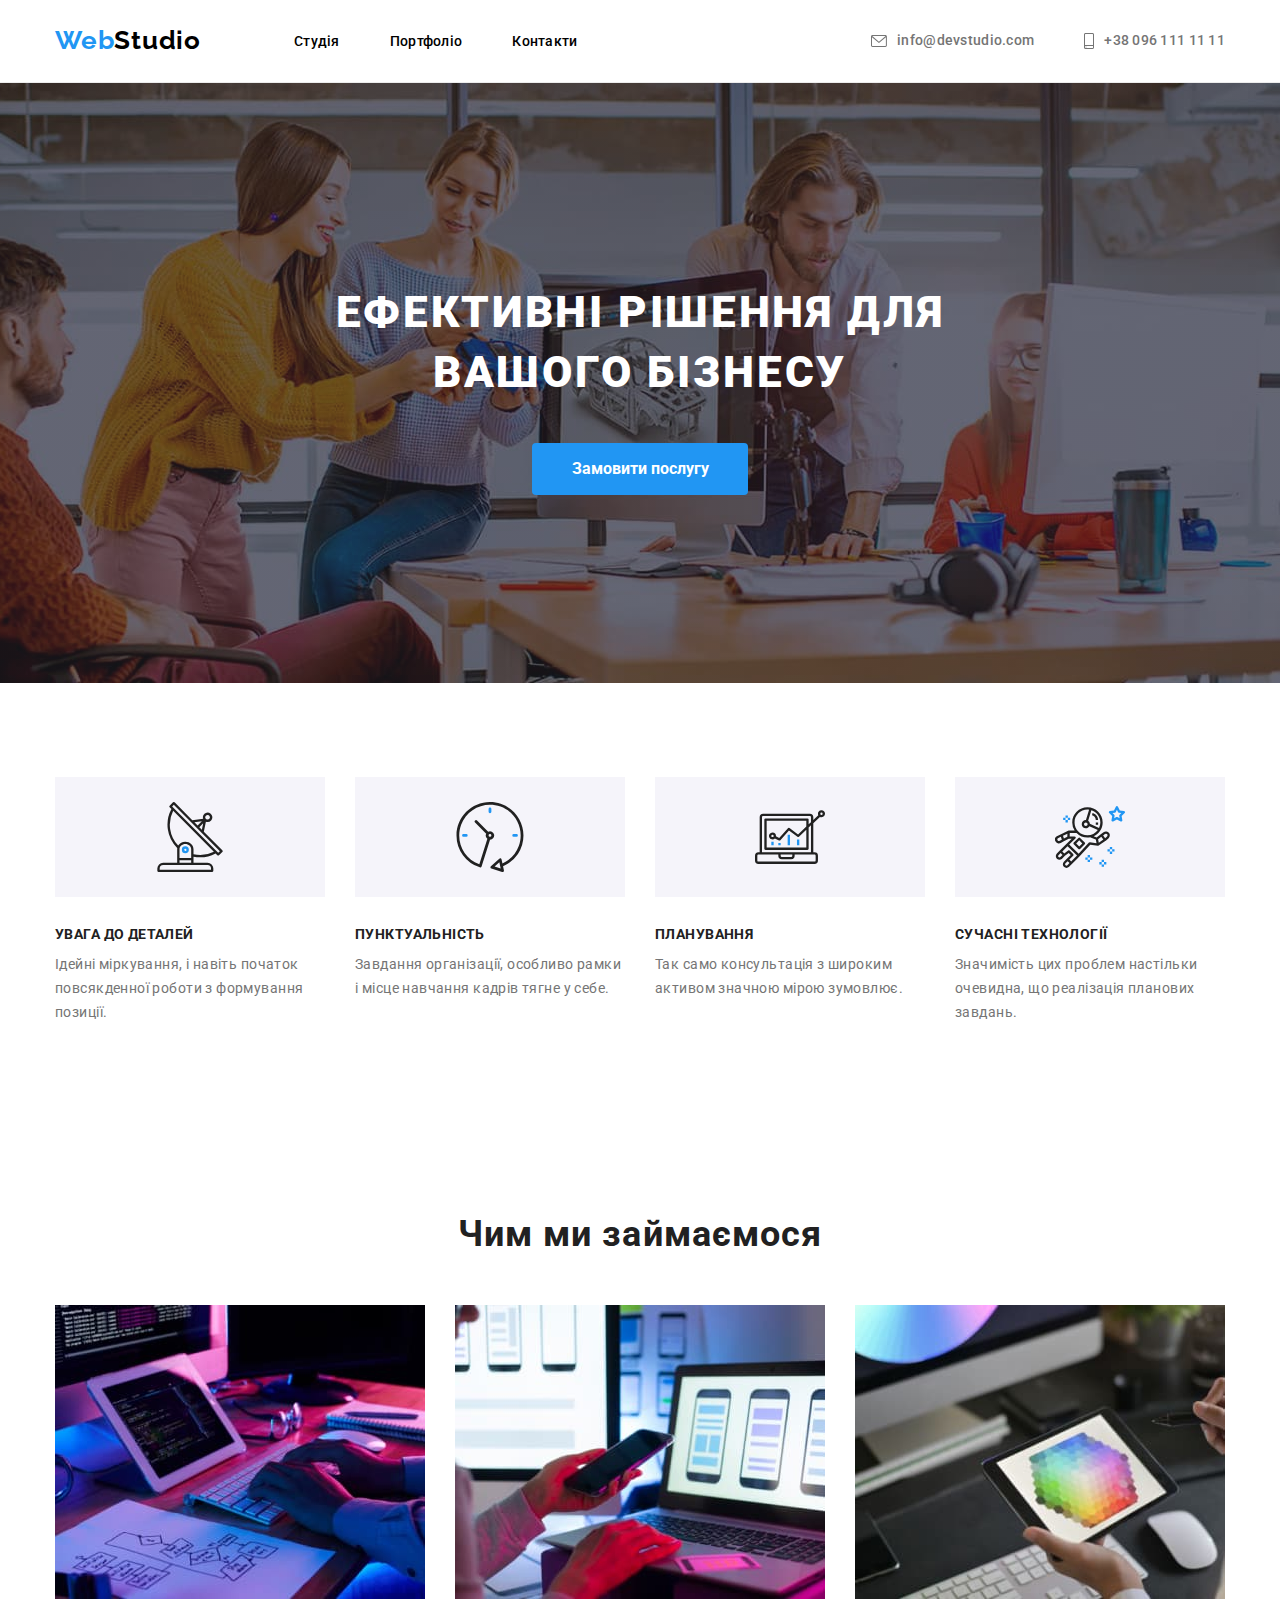
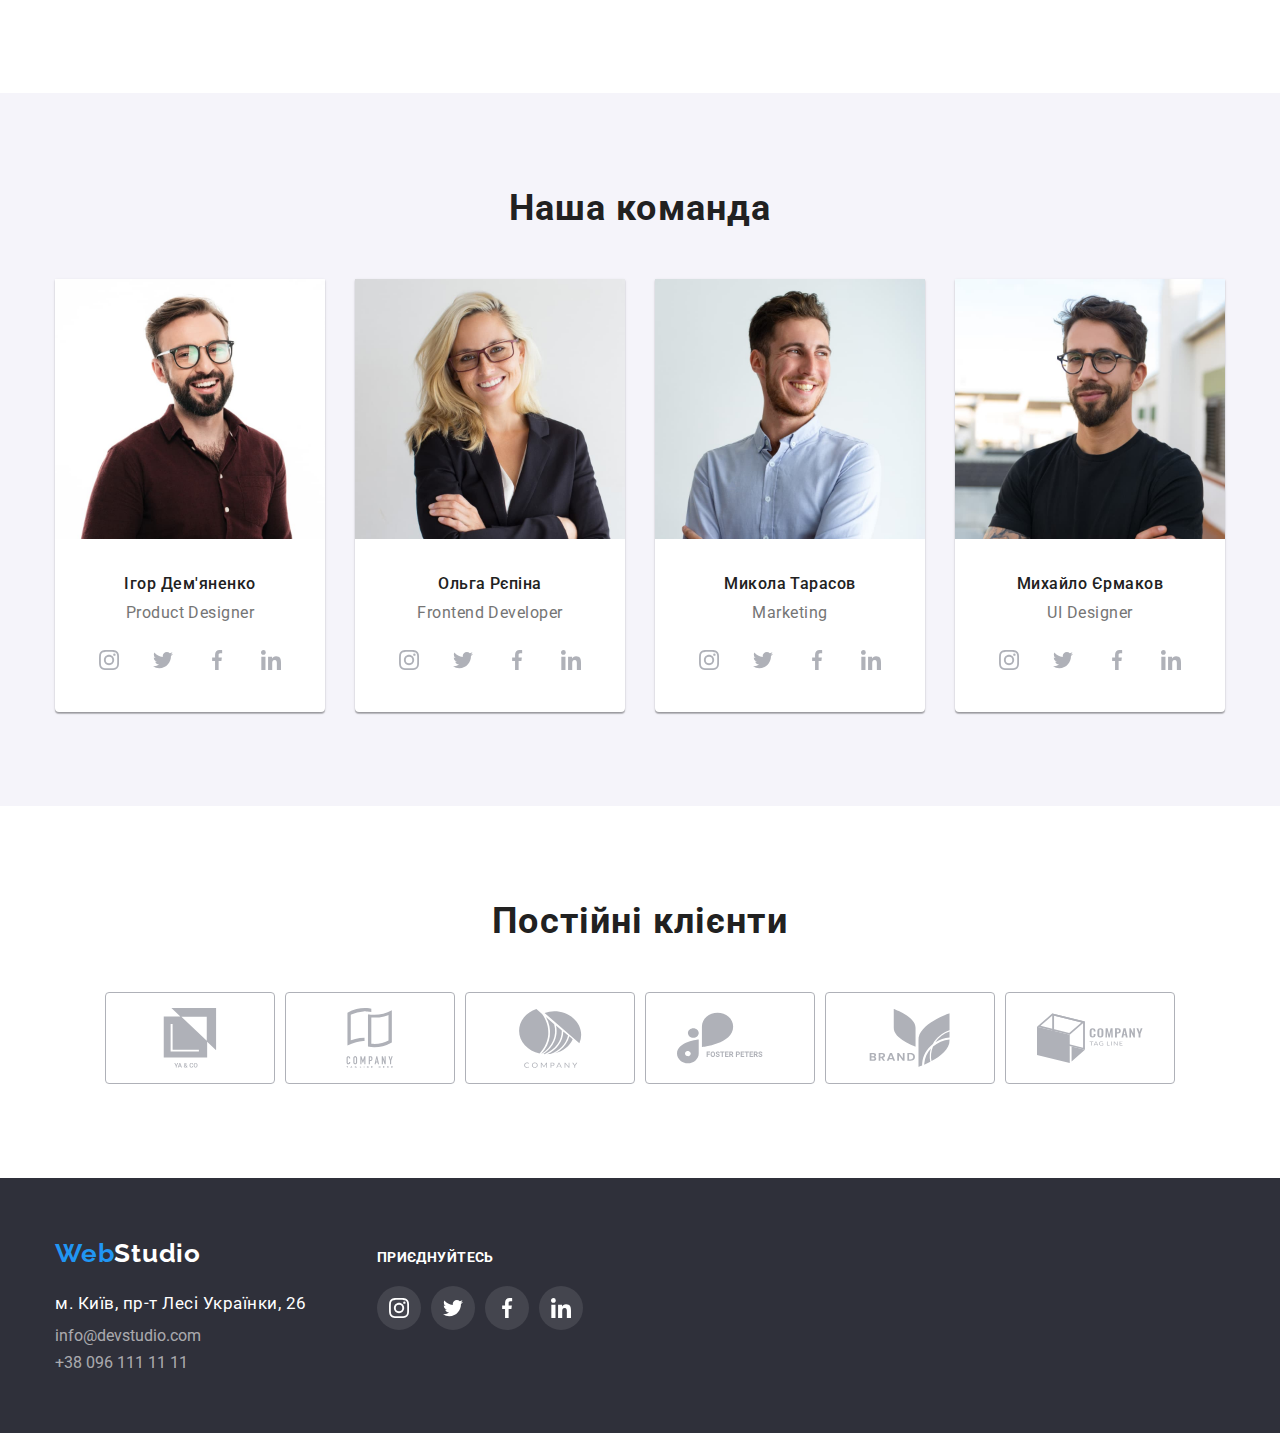
<file: index.html>
<!DOCTYPE html>
<html lang="uk">

<head>
  <meta charset="UTF-8">
  <meta http-equiv="X-UA-Compatible" content="IE=edge">
  <meta name="viewport" content="width=device-width, initial-scale=1.0">
  <title>Студія</title>
  <link href="https://fonts.googleapis.com/css2?family=Raleway:wght@700&family=Roboto:wght@400;500;700;900&display=swap"
    rel="stylesheet">
  <link rel="stylesheet" href="https://cdnjs.cloudflare.com/ajax/libs/modern-normalize/1.1.0/modern-normalize.min.css">
  <link rel="stylesheet" href="./css/styles.css">
</head>

<!-- Розмітка сторінки Студія -->

<body>
  <!-- Верхня лінія -->
  <header class="page-header">
    <div class="container main-nav">
      <nav class="main-nav">
        <a href="" class="logo link"><span class="logo-text">Web</span>Studio</a>

        <ul class="site-nav list">
          <li class="item"><a href="./index.html" class="link">Студія</a></li>
          <li class="item"><a href="./portfolio.html" class="link">Портфоліо</a></li>
          <li class="item"><a href="" class="link">Контакти</a></li>
        </ul>
      </nav>
      <ul class="contacts-nav list">
        <li class="item">
          <a href="mailto:info@devstudio.com" class="link">
            <svg class="icon" width="16" height="12">
              <use href="./images/icons.svg#envelope">
              </use>
            </svg>
            info@devstudio.com
          </a>
        </li>
        <li class="item">
          <a href="tel:+380961111111" class="link">
            <svg class="icon" width="10" height="16">
              <use href="./images/icons.svg#smartphone">
              </use>
            </svg>
            +38 096 111 11 11
          </a>
        </li>
      </ul>
    </div>

  </header>

  <main>
    <!-- Шапка -->
    <section class="hero">
      <h1 class="hero-text">Ефективні рішення для вашого бізнесу</h1>
      <button type="button" class="button">Замовити послугу</button>
    </section>
    <!-- Особливості -->
    <section class="section description">
      <div class="container">
        <h2 class="section-title visually-hidden">Особливості</h2>
        <ul class="features list">
          <li class="item">
            <div class="features-sprite">
              <svg width="70" height="70">
                <use href="./images/icons.svg#antenna-1"></use>
              </svg>
            </div>
            <h3 class="section-title">УВАГА ДО ДЕТАЛЕЙ</h3>
            <p class="features-text">Ідейні міркування, і навіть початок повсякденної роботи з формування позиції.</p>
          </li>
          <li class="item">
            <div class="features-sprite">
              <svg width="70" height="70">
                <use href="./images/icons.svg#clock-1"></use>
              </svg>
            </div>
            <h3 class="section-title">ПУНКТУАЛЬНІСТЬ</h3>
            <p class="features-text">Завдання організації, особливо рамки і місце навчання кадрів тягне у себе.</p>
          </li>
          <li class="item">
            <div class="features-sprite">
              <svg width="70" height="70">
                <use href="./images/icons.svg#diagram-1"></use>
              </svg>
            </div>
            <h3 class="section-title">ПЛАНУВАННЯ</h3>
            <p class="features-text">Так само консультація з широким активом значною мірою зумовлює.</p>
          </li>
          <li class="item">
            <div class="features-sprite">
              <svg width="70" height="70">
                <use href="./images/icons.svg#astronaut-1"></use>
              </svg>
            </div>
            <h3 class="section-title">СУЧАСНІ ТЕХНОЛОГІЇ</h3>
            <p class="features-text">Значимість цих проблем настільки очевидна, що реалізація планових завдань.</p>
          </li>
        </ul>
      </div>
    </section>
    <!-- Чим ми займаємося -->
    <section class="section examples">
      <div class="container">
        <h2 class="section-title">Чим ми займаємося</h2>
        <ul class="job list">
          <li class="item"><img src="./images/box1.jpg" alt="Десктопні додатки" width="370" height="294"> </li>
          <li class="item"><img src="./images/box2.jpg" alt="Мобільні додатки" width="370" height="294"> </li>
          <li class="item"><img src="./images/box3.jpg" alt="Дизайнерські рішення" width="370" height="294"> </li>
        </ul>
      </div>
    </section>
    <!-- Наша команда -->
    <section class="section team">
      <div class="container">
        <h2 class="section-title">Наша команда</h2>
        <ul class="members list">
          <li class="item">
            <img src="./images/team_card_1.jpg" alt="Ігор Дем'яненко" width="270" height="260">
            <h3 class="section-title">Ігор Дем'яненко</h3>
            <p class="text">Product Designer</p>
            <ul class="social list">
              <li class="social-item">
                <a href="" class="link">
                  <svg class="social-sprite" width="20" height="20">
                    <use href="./images/icons.svg#instagram-2">
                    </use>
                  </svg>
                </a>
              </li>
              <li class="social-item">
                <a href="" class="link">
                  <svg class="social-sprite" width="20" height="20">
                    <use href="./images/icons.svg#twitter-1">
                    </use>
                  </svg>
                </a>
              </li>
              <li class="social-item">
                <a href="" class="link">
                  <svg class="social-sprite" width="20" height="20">
                    <use href="./images/icons.svg#facebook-1">
                    </use>
                  </svg>
                </a>
              </li>
              <li class="social-item">
                <a href="" class="link">
                  <svg class="social-sprite" width="20" height="20">
                    <use href="./images/icons.svg#linkedin-1">
                    </use>
                  </svg>
                </a>
              </li>
            </ul>
          </li>
          <li class="item">
            <img src="./images/team_card_2.jpg" alt="Ольга Рєпіна" width="270" height="260">
            <h3 class="section-title">Ольга Рєпіна</h3>
            <p class="text">Frontend Developer</p>
            <ul class="social list">
              <li class="social-item">
                <a href="" class="link">
                  <svg class="social-sprite" width="20" height="20">
                    <use href="./images/icons.svg#instagram-2">
                    </use>
                  </svg>
                </a>
              </li>
              <li class="social-item">
                <a href="" class="link">
                  <svg class="social-sprite" width="20" height="20">
                    <use href="./images/icons.svg#twitter-1">
                    </use>
                  </svg>
                </a>
              </li>
              <li class="social-item">
                <a href="" class="link">
                  <svg class="social-sprite" width="20" height="20">
                    <use href="./images/icons.svg#facebook-1">
                    </use>
                  </svg>
                </a>
              </li>
              <li class="social-item">
                <a href="" class="link">
                  <svg class="social-sprite" width="20" height="20">
                    <use href="./images/icons.svg#linkedin-1">
                    </use>
                  </svg>
                </a>
              </li>
            </ul>
          </li>
          <li class="item">
            <img src="./images/team_card_3.jpg" alt="Микола Тарасов" width="270" height="260">
            <h3 class="section-title">Микола Тарасов</h3>
            <p class="text">Marketing</p>
            <ul class="social list">
              <li class="social-item">
                <a href="" class="link">
                  <svg class="social-sprite" width="20" height="20">
                    <use href="./images/icons.svg#instagram-2">
                    </use>
                  </svg>
                </a>
              </li>
              <li class="social-item">
                <a href="" class="link">
                  <svg class="social-sprite" width="20" height="20">
                    <use href="./images/icons.svg#twitter-1">
                    </use>
                  </svg>
                </a>
              </li>
              <li class="social-item">
                <a href="" class="link">
                  <svg class="social-sprite" width="20" height="20">
                    <use href="./images/icons.svg#facebook-1">
                    </use>
                  </svg>
                </a>
              </li>
              <li class="social-item">
                <a href="" class="link">
                  <svg class="social-sprite" width="20" height="20">
                    <use href="./images/icons.svg#linkedin-1">
                    </use>
                  </svg>
                </a>
              </li>
            </ul>
          </li>
          <li class="item">
            <img src="./images/team_card_4.jpg" alt="Михайло Єрмаков" width="270" height="260">
            <h3 class="section-title">Михайло Єрмаков</h3>
            <p class="text">UI Designer</p>
            <ul class="social list">
              <li class="social-item">
                <a href="" class="link">
                  <svg class="social-sprite" width="20" height="20">
                    <use href="./images/icons.svg#instagram-2">
                    </use>
                  </svg>
                </a>
              </li>
              <li class="social-item">
                <a href="" class="link">
                  <svg class="social-sprite" width="20" height="20">
                    <use href="./images/icons.svg#twitter-1">
                    </use>
                  </svg>
                </a>
              </li>
              <li class="social-item">
                <a href="" class="link">
                  <svg class="social-sprite" width="20" height="20">
                    <use href="./images/icons.svg#facebook-1">
                    </use>
                  </svg>
                </a>
              </li>
              <li class="social-item">
                <a href="" class="link">
                  <svg class="social-sprite" width="20" height="20">
                    <use href="./images/icons.svg#linkedin-1">
                    </use>
                  </svg>
                </a>
              </li>
            </ul>
          </li>
        </ul>
      </div>
    </section>
    <!-- Постійні клієнти -->
    <section class="section clients">
      <div class="container">
        <h2 class="section-title">Постійні клієнти</h2>
        <ul class="customers list">
          <li class="customers-item">
            <a href="" class="link">
              <svg class="customers-sprite" width="106" height="60">
                <use href="./images/icons.svg#group"></use>
              </svg>
            </a>
          </li>
          <li class="customers-item">
            <a href="" class="link">
              <svg class="customers-sprite" width="106" height="60">
                <use href="./images/icons.svg#group-1"></use>
              </svg>
            </a>
          </li>
          <li class="customers-item">
            <a href="" class="link">
              <svg class="customers-sprite" width="106" height="60">
                <use href="./images/icons.svg#group-2"></use>
              </svg>
            </a>
          </li>
          <li class="customers-item">
            <a href="" class="link">
              <svg class="customers-sprite" width="106" height="60">
                <use href="./images/icons.svg#group-3"></use>
              </svg>
            </a>
          </li>
          <li class="customers-item">
            <a href="" class="link">
              <svg class="customers-sprite" width="106" height="60">
                <use href="./images/icons.svg#group-4"></use>
              </svg>
            </a>
          </li>
          <li class="customers-item">
            <a href="" class="link">
              <svg class="customers-sprite" width="106" height="60">
                <use href="./images/icons.svg#group-5"></use>
              </svg>
            </a>
          </li>
        </ul>
      </div>
    </section>
  </main>

  <!-- Підвал -->
  <footer class="footer">
    <div class="container footer-nav">
      <div class="logo-and-contacts">
        <div class="footer-logo">
          <a href="" class="logo link"><span class="logo-text">Web</span><span class="footer-text">Studio</span></a>
        </div>
        <address class="footer-address">
          <p class="text">м. Київ, пр-т Лесі Українки, 26</p>
          <ul class="footer-contacts list">
            <li class="item"><a href="mailto:info@devstudio.com" class="link">info@devstudio.com</a></li>
            <li class="item"><a href="tel:+380961111111" class="link">+38 096 111 11 11</a></li>
          </ul>
        </address>
      </div>

      <div class="footer-social">
        <h2 class="text">приєднуйтесь</h2>
        <ul class="footer-sprite list">
          <li class="item">
            <a href="" class="link">
              <svg class="sprites" width="20" height="20">
                <use href="./images/icons.svg#instagram-2"></use>
              </svg>
            </a>
          </li>
          <li class="item">
            <a href="" class="link">
              <svg class="sprites" width="20" height="20">
                <use href="./images/icons.svg#twitter-1"></use>
              </svg>
            </a>
          </li>
          <li class="item">
            <a href="" class="link">
              <svg class="sprites" width="20" height="20">
                <use href="./images/icons.svg#facebook-1"></use>
              </svg>
            </a>
          </li>
          <li class="item">
            <a href="" class="link">
              <svg class="sprites" width="20" height="20">
                <use href="./images/icons.svg#linkedin-1"></use>
              </svg>
            </a>
          </li>
        </ul>
      </div>

    </div>
  </footer>
</body>

</html>
</file>
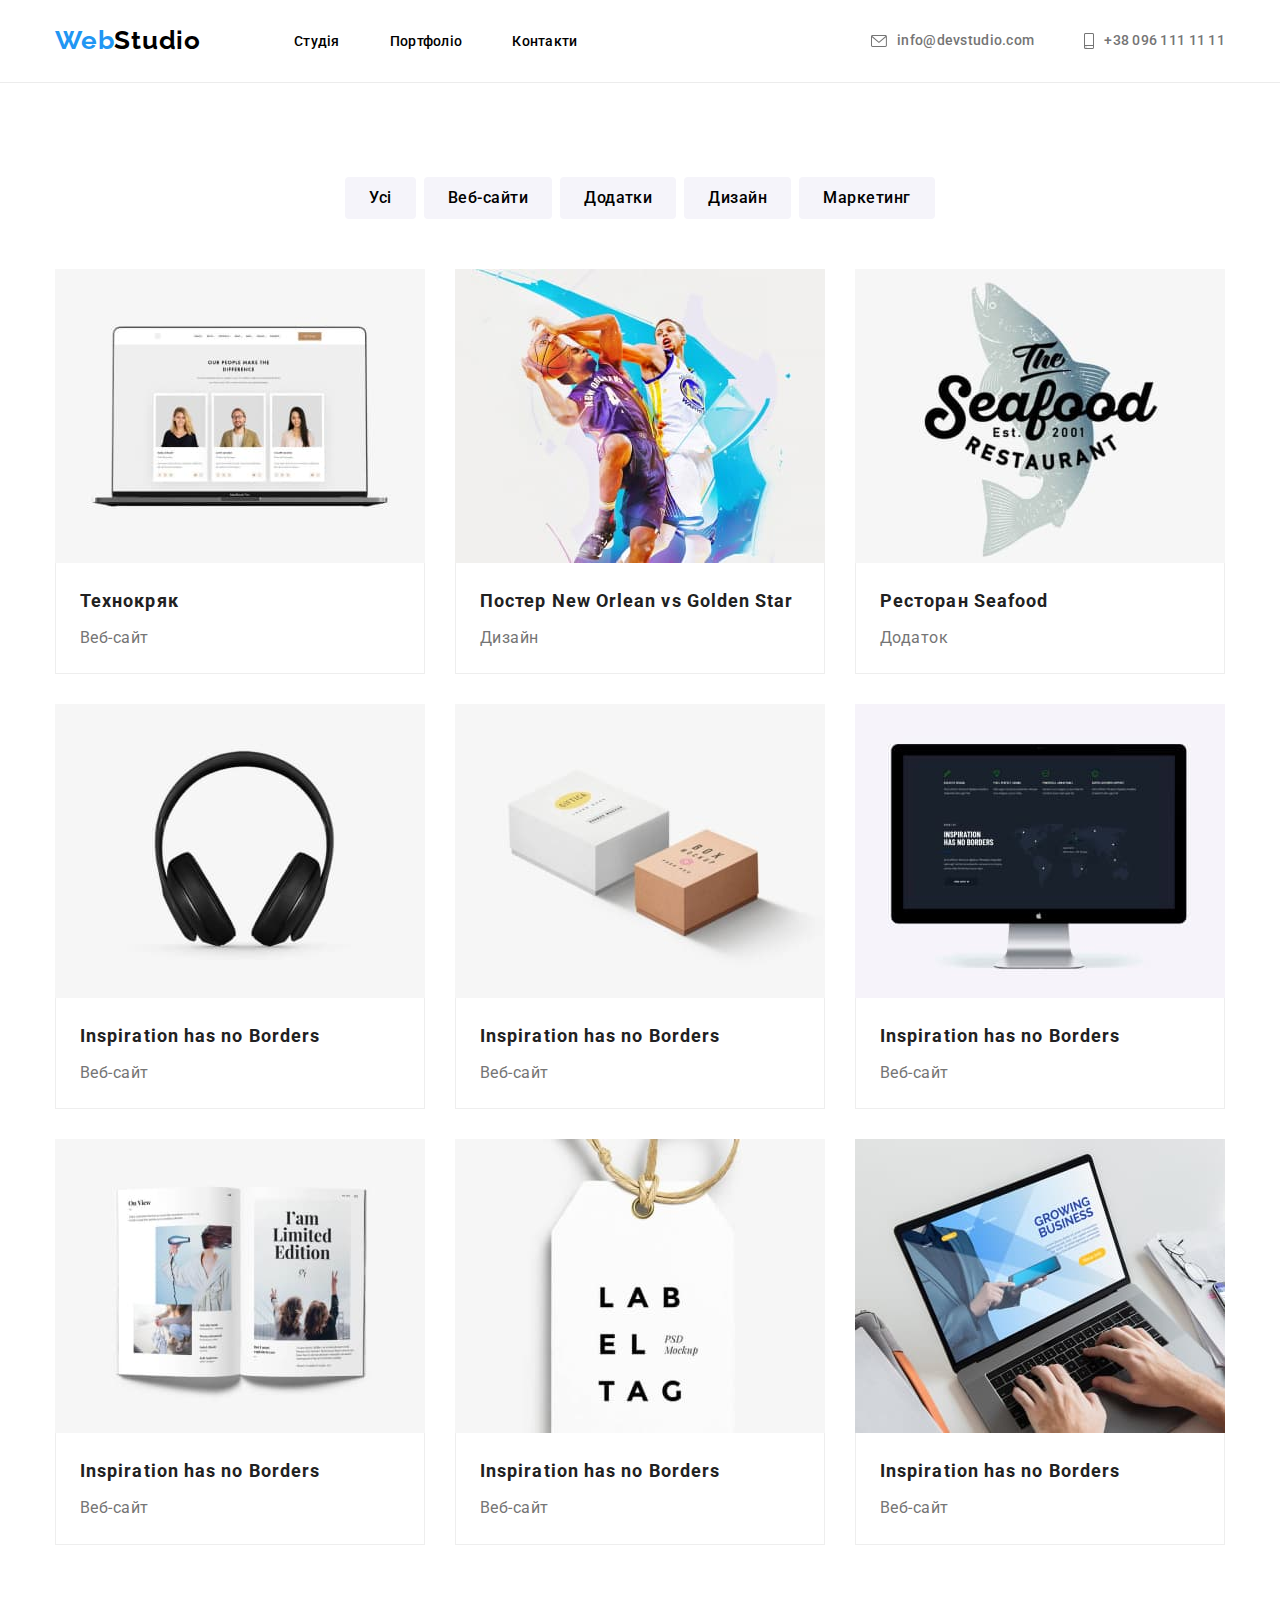
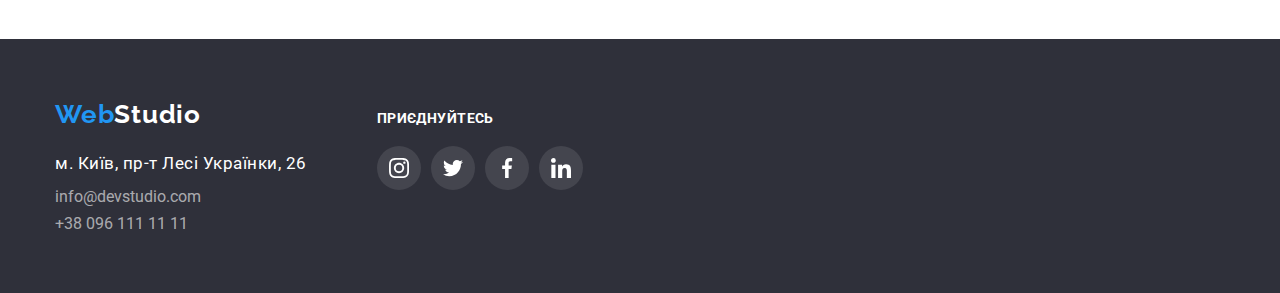
<file: portfolio.html>
<!DOCTYPE html>
<html lang="uk">

<head>
  <meta charset="UTF-8">
  <meta http-equiv="X-UA-Compatible" content="IE=edge">
  <meta name="viewport" content="width=device-width, initial-scale=1.0">
  <title>Портфоліо</title>
  <link href="https://fonts.googleapis.com/css2?family=Raleway:wght@700&family=Roboto:wght@400;500;700;900&display=swap"
    rel="stylesheet">
  <link rel="stylesheet" href="https://cdnjs.cloudflare.com/ajax/libs/modern-normalize/1.1.0/modern-normalize.min.css">
  <link rel="stylesheet" href="./css/styles.css">
</head>

<!-- Портфоліо -->

<body>

  <!-- Верхня лінія -->
  <header class="page-header">
    <div class="container main-nav">
      <nav class="main-nav">
        <a href="" class="logo link"><span class="logo-text">Web</span>Studio</a>

        <ul class="site-nav list">
          <li class="item"><a href="./index.html" class="link">Студія</a></li>
          <li class="item"><a href="./portfolio.html" class="link">Портфоліо</a></li>
          <li class="item"><a href="" class="link">Контакти</a></li>
        </ul>
      </nav>
      <ul class="contacts-nav list">
        <li class="item">
          <a href="mailto:info@devstudio.com" class="link">
            <svg class="icon" width="16" height="12">
              <use href="./images/icons.svg#envelope">
              </use>
            </svg>
            info@devstudio.com
          </a>
        </li>
        <li class="item">
          <a href="tel:+380961111111" class="link">
            <svg class="icon" width="10" height="16">
              <use href="./images/icons.svg#smartphone">
              </use>
            </svg>
            +38 096 111 11 11
          </a>
        </li>
      </ul>
    </div>

  </header>
  <main>


    <section class="portfolio">
      <div class="container">
        <h1 class="visually-hidden">Наші роботи</h1>

        <ul class="filters list">
          <li class="item"><button type="button" class="button">Усі</button> </li>
          <li class="item"><button type="button" class="button">Веб-сайти</button> </li>
          <li class="item"><button type="button" class="button">Додатки</button> </li>
          <li class="item"><button type="button" class="button">Дизайн</button> </li>
          <li class="item"><button type="button" class="button">Маркетинг</button> </li>
        </ul>



        <ul class="work-list list">
          <li class="item">
            <a href="" class="link">
              <img src="./images/project1.jpg" alt="Технокряк" width="370" height="294">
              <div class="work-description">
                <h2 class="section-title">Технокряк</h2>
                <p class="work-text">Веб-сайт</p>
              </div>
            </a>
          </li>
          <li class="item">
            <a href="" class="link">
              <img src="./images/project2.jpg" alt="Дизайн" width="370" height="294">
              <div class="work-description">
                <h2 class="section-title">Постер New Orlean vs Golden Star</h2>
                <p class="work-text">Дизайн</p>
              </div>
            </a>
          </li>
          <li class="item">
            <a href="" class="link">
              <img src="./images/project3.jpg" alt="Ресторан Seafood" width="370" height="294">
              <div class="work-description">
                <h2 class="section-title">Ресторан Seafood</h2>
                <p class="work-text">Додаток</p>
              </div>
            </a>
          </li>
          <li class="item">
            <a href="" class="link">
              <img src="./images/project4.jpg" alt="Проєкт Prime" width="370" height="294">
              <div class="work-description">
                <h2 class="section-title type">Inspiration has no Borders</h2>
                <p class="work-text">Веб-сайт</p>
              </div>
            </a>
          </li>
          <li class="item">
            <a href="" class="link">
              <img src="./images/project5.jpg" alt="Проєкт Boxes" width="370" height="294">
              <div class="work-description">
                <h2 class="section-title type">Inspiration has no Borders</h2>
                <p class="work-text">Веб-сайт</p>
              </div>
            </a>
          </li>
          <li class="item">
            <a href="" class="link">
              <img src="./images/project6.jpg" alt="Inspiration has no Borders" width="370" height="294">
              <div class="work-description">
                <h2 class="section-title type">Inspiration has no Borders</h2>
                <p class="work-text">Веб-сайт</p>
              </div>
            </a>
          </li>
          <li class="item">
            <a href="" class="link">
              <img src="./images/project7.jpg" alt="Видання Limited Edition" width="370" height="294">
              <div class="work-description">
                <h2 class="section-title type">Inspiration has no Borders</h2>
                <p class="work-text">Веб-сайт</p>
              </div>
            </a>
          </li>
          <li class="item">
            <a href="" class="link">
              <img src="./images/project8.jpg" alt="Проєкт LAB" width="370" height="294">
              <div class="work-description">
                <h2 class="section-title type">Inspiration has no Borders</h2>
                <p class="work-text">Веб-сайт</p>
              </div>
            </a>
          </li>
          <li class="item">
            <a href="" class="link">
              <img src="./images/project9.jpg" alt="Growing Business" width="370" height="294">
              <div class="work-description">
                <h2 class="section-title type">Inspiration has no Borders</h2>
                <p class="work-text">Веб-сайт</p>
              </div>
            </a>
          </li>
        </ul>
      </div>

    </section>

  </main>


  <!-- Підвал -->
  <footer class="footer">
    <div class="container footer-nav">
      <div class="logo-and-contacts">
        <div class="footer-logo">
          <a href="" class="logo link"><span class="logo-text">Web</span><span class="footer-text">Studio</span></a>
        </div>
        <address class="footer-address">
          <p class="text">м. Київ, пр-т Лесі Українки, 26</p>
          <ul class="footer-contacts list">
            <li class="item"><a href="mailto:info@devstudio.com" class="link">info@devstudio.com</a></li>
            <li class="item"><a href="tel:+380961111111" class="link">+38 096 111 11 11</a></li>
          </ul>
        </address>
      </div>

      <div class="footer-social">
        <h2 class="text">приєднуйтесь</h2>
        <ul class="footer-sprite list">
          <li class="item">
            <a href="" class="link">
              <svg class="sprites" width="20" height="20">
                <use href="./images/icons.svg#instagram-2"></use>
              </svg>
            </a>
          </li>
          <li class="item">
            <a href="" class="link">
              <svg class="sprites" width="20" height="20">
                <use href="./images/icons.svg#twitter-1"></use>
              </svg>
            </a>
          </li>
          <li class="item">
            <a href="" class="link">
              <svg class="sprites" width="20" height="20">
                <use href="./images/icons.svg#facebook-1"></use>
              </svg>
            </a>
          </li>
          <li class="item">
            <a href="" class="link">
              <svg class="sprites" width="20" height="20">
                <use href="./images/icons.svg#linkedin-1"></use>
              </svg>
            </a>
          </li>
        </ul>
      </div>

    </div>
  </footer>
</body>

</html>
</file>
<file: css/styles.css>
:root{
  --black-color:#000000;
  --white-color:#FFFFFF;
  --blue-color: #2196F3;
  --primary-color-text:#757575;
  --secondary-color-text: #212121;
  --grey-bg-color: #2F303A;
  --team-bg-color: #F5F4FA;
  --contacts-color: rgba(255, 255, 255, 0.6);
  --social-icons-color: #afb1b8;
  --footer-icons-color: rgba(255, 255, 255, 0.1);
}

/* Глобальный border-box */

*,
*::before,
*::after {
  box-sizing: border-box;
}

/* Оформлення сторінки Студія */

body {

  background-color: var(--white-color);
  color:var(--primary-color-text);
  font-family: 'Roboto', sans-serif;

} 


h1,
h2,
h3,
h4,
h5,
h6{
padding: 0;
margin: 0;
}



.list{
  padding: 0;
  margin: 0;
  list-style: none;
}
.link{
  text-decoration: none;
}
.visually-hidden {
  position: absolute;
  white-space: nowrap;
  width: 1px;
  height: 1px;
  overflow: hidden;
  border: 0;
  padding: 0;
  clip: rect(0 0 0 0);
  clip-path: inset(50%);
  margin: -1px;
}

/* Container */

.container{
  padding-left: 15px;
  padding-right: 15px;
  margin-left: auto;
  margin-right: auto;
  width: 1200px;

}

/* Page-header */

.page-header{
  border-bottom: 1px solid #ECECEC;
}

/* Логотип */

.main-nav .logo{
  display: inline-block;
  padding-top: 24px;
  padding-bottom: 25px;
  margin-right: 93px;
}

.logo{
color:var(--black-color);

font-family: 'Raleway';
  font-weight: 700;
  font-size: 26px;
  line-height: 1.19;
  letter-spacing: 0.03em;

}

.logo-text{
  color:var(--blue-color);
}

/* Навігація */

.main-nav{
  display: flex;
  align-items: center;
  
}

.site-nav{
  display: flex;
  padding-top: 32px;
  padding-bottom: 32px;
}

.site-nav .item{
  margin-right: 50px;
}
.site-nav .item:last-child{
  margin-right: 0;
}

.site-nav .link{
  color:var(--black-color);

    font-weight: 500;
    font-size: 14px;
    line-height: 1.14;
    letter-spacing: 0.02em;
}

.site-nav .link:hover,
.site-nav .link:focus{
  color: var(--blue-color);
  
}


.contacts-nav{
  display: flex;
  padding-top: 32px;
  padding-bottom: 32px;
  margin-left: auto;
  

}

.contacts-nav a{
  display: flex;
  align-items: center;
  
}

.contacts-nav .icon{
  margin-right: 10px;
  fill: currentColor;
}




.contacts-nav .item:not(:last-child){
  margin-right: 50px;
}



.contacts-nav .link{
  color:var(--primary-color-text);

    font-weight: 500;
    font-size: 14px;
    line-height: 1.14;
    letter-spacing: 0.02em;
}

.contacts-nav .link:hover,
.contacts-nav .link:focus{
  color:var(--blue-color);
  
}

/* Шапка */

.hero{
  max-width: 1600px;
  height: 600px;
  padding-top: 200px;
  padding-bottom: 200px;
  margin: 0 auto;
  background-color:var(--grey-bg-color);

  background-image: linear-gradient(to right, 
  rgba(47, 48, 58, 0.4), 
  rgba(47, 48, 58, 0.4)), 
  url('../images/hero.jpg');
  background-position: center;
  background-repeat: no-repeat;
  background-size: cover;

  text-align: center;

  
}

.hero-text{
  margin: 0 auto;
  margin-bottom: 40px;
  max-width: 696px;
  color:var(--white-color);

    font-weight: 900;
    font-size: 44px;
    line-height: 1.36;
    letter-spacing: 0.06em;
    text-transform: uppercase;
}

.hero .button{
  display: inline-block;
  border: 1px solid transparent;
  border-radius: 4px;
  padding: 10px 32px;
  min-width: 216px;

  color: var(--white-color);
  background-color: var(--blue-color);
  cursor: pointer;

    font-weight: 700;
    font-size: 16px;
    line-height: 1.88;
    text-align: center;
}



/* Секції */

.section-title {
color: var(--secondary-color-text);

}
/* Особливості */
.section.description{
  padding-top: 94px;
  padding-bottom: 94px;
}

.features-sprite{
  display: flex;
  justify-content: center;
  align-items: center;
  height: 120px;
  padding: 0;
  
  margin: 0;
  margin-bottom: 30px;
  background-color: var(--team-bg-color);
}



.features{
  display: flex;
  flex-wrap: wrap;
  
}

.features .item{
  width: 270px;
  margin-right: 30px;
}

.features .item:nth-child(4n){
  margin-right: 0;
}

.features .section-title{
  margin-bottom: 10px;

  font-weight: 700;
  font-size: 14px;
  line-height: 1.14;
  letter-spacing: 0.03em;
}

.features-text{
  padding: 0;
  margin: 0;
  font-size: 14px;
  line-height: 1.71;
  letter-spacing: 0.03em;
}

/* Чим ми займаємося */
.job{
  display: flex;
  flex-wrap: wrap;
}

.job .item{
  width: 370px;
  margin-right: 30px;
}

.job img{
  display: block;
}

.job .item:nth-child(3n){
  margin-right: 0;
}

.section.examples{
  padding-top: 94px;
  padding-bottom: 94px;
}

.examples .section-title{
    margin-bottom: 50px;
  
    font-weight: 700;
    font-size: 36px;
    line-height: 1.17;
    letter-spacing: 0.03em;
    text-align: center;
}

/* Наша команда */
.section.team{
  padding-top: 94px;
  padding-bottom: 94px;

  background-color: var(--team-bg-color);

  text-align: center;
}

.social{
  display: flex;
  justify-content: center;
}

.social .link{
  display: block;
  width: 44px;
  height: 44px;
  padding: 12px;
  margin: 0;
  border-radius: 50%;
  color: var(--social-icons-color);
  background-color: var(--white-color);
  
}

.social .link:hover,
.social .link:focus{
background-color: var(--blue-color);
color: var(--white-color);
}



.social-item{
  margin-right: 10px;

}

.social-item:last-child{
  margin-right: 0;
}



.social-sprite{
  padding: 0;
  margin: 0;
  fill: currentColor;
}

.social-sprite:hover,
.social-sprite:focus{
fill: var(--white-color);
}

.members .text{
  padding: 0;
  margin: 0;
  margin-bottom: 16px;

  font-size: 16px;
  line-height: 1.19;
  letter-spacing: 0.03em;
}

.team .section-title{
  margin-bottom: 50px;
  
  font-weight: 700;
  font-size: 36px;
  line-height: 1.17;
  letter-spacing: 0.03em;
}
.members .section-title{
  padding: 0;
  margin: 0;
  margin-bottom: 10px;
  
  font-weight: 500;
  font-size: 16px;
  line-height: 1.19;
  letter-spacing: 0.03em;
}

.members {
  display: flex;
  flex-wrap: wrap;

}

.members img{
  margin-bottom: 30px;
}

.members .item{
  padding-bottom: 30px;
  margin-right: 30px;
  width: 270px;
  border-radius: 0px 0px 4px 4px;
  box-shadow: 
  0px 1px 3px 
  rgba(0, 0, 0, 0.12), 
  0px 1px 1px 
  rgba(0, 0, 0, 0.14), 
  0px 2px 1px 
  rgba(0, 0, 0, 0.2);
  background-color: var(--white-color);

}

.members .item:nth-child(4n){
  margin-right: 0;
}

/* Постійні клієнти */

.section.clients{
  padding-top: 94px;
  padding-bottom: 94px;
}

.clients .section-title{
  margin-bottom: 50px;

  font-weight: 700;
  font-size: 36px;
  line-height: 1.17;
  text-align: center;
  letter-spacing: 0.03em;
}

.customers{
  display: flex;
  justify-content: center;
  

}

.customers .link{
  display: flex;
  justify-content: center;
  align-items: center;
  width: 170px;
  height: 92px;
  
  border: 1px solid var(--social-icons-color);
  border-radius: 4px;
  color: var(--social-icons-color);
}

.customers-item{
  margin-right: 10px;
}

.customers-item:last-child{
  margin-right: 0;
}

.customers-sprite{
  fill: currentColor;
}

.customers .link:hover,
.customers .link:focus{
  color: var(--blue-color);
  border: 1px solid var(--blue-color)
}



/* Футер */
.footer{
  padding-top: 60px;
  padding-bottom: 60px;

  background-color: var(--grey-bg-color);
}

.footer-logo{
  padding-top: 0px;
  margin-bottom: 20px;

}

.footer-address{

  font-style: normal;
}

.footer-address .text{
  padding: 0;
  margin: 0;
  margin-bottom: 9px;

  color: var(--white-color);

  font-size: 17px;
  line-height: 1.71;
  letter-spacing: 0.03em;
}

.footer-contacts .link{
  color: var(--contacts-color);
}

.footer-contacts .link:hover,
.footer-contacts .link:focus {
  color: var(--blue-color);
}

.footer-text{
  color: var(--white-color);
}

.footer-contacts .item:not(:last-child){
  margin-bottom: 9px;
}


.footer-nav{
  display: flex;
  align-items: baseline;
}


.logo-and-contacts{
  
  margin-right: 70px;
}

.footer-social .text{
    margin-bottom: 20px;
    color: var(--white-color);
    font-weight: 700;
    font-size: 14px;
    line-height: 1.14;
    letter-spacing: 0.03em;
    text-transform: uppercase;
}


.footer-sprite{
  display: flex;
}



.footer-sprite .link{
  display: block;
  width: 44px;
  height: 44px;
  padding: 12px 12px;
  
  border-radius: 50%;
  color: var(--white-color);
  background-color: var(--footer-icons-color);

}

.sprites{
  fill: currentColor;
}

.footer-sprite .link:hover,
.footer-sprite .link:focus{
  background-color: var(--blue-color);
  
}

.footer-sprite .item{
margin-right: 10px;
}

.footer-sprite .item:last-child{
  margin-right: 0;
}




/* Оформлення сторінки Студія */

/* Фільтри */

.filters{
  display: flex;
  margin-bottom: 50px;
  justify-content: center;


  color: var(--secondary-color-text);
}

.filters .item:not(:last-child){
  margin-right: 8px;
}

.filters .button{
  margin: 0;
  padding: 6px 22px;
  border-radius: 4px;
  border-color: transparent;

  background-color: var(--team-bg-color);
  cursor: pointer;

  font-weight: 500;
  font-size: 16px;
  line-height: 1.62;
  letter-spacing: 0.03em;
}

.filters .button:hover,
.filters .button:focus{
  color: var(--white-color);
  background-color:var(--blue-color);
  box-shadow: 0px 3px 1px rgba(0, 0, 0, 0.1),
    0px 1px 2px rgba(0, 0, 0, 0.08),
    0px 2px 2px rgba(0, 0, 0, 0.12);
}


/* Наші роботи */

.portfolio{
  padding-top: 94px;
  padding-bottom: 94px;
}


.work-list .work-text{
color: var(--primary-color-text);

  font-size: 16px;
  line-height: 1.88;
  letter-spacing: 0.03em;
}

.work-text{
  padding: 0;
  margin: 0;
}

.work-list .section-title{
 
  margin-bottom: 4px;

  font-weight: 700;
  font-size: 18px;
  line-height: 2;
  letter-spacing: 0.06em;
}

.work-list img{
  display: block;
}

.work-list{
  display: flex;
  flex-wrap: wrap;
}

.work-description{
  padding: 20px 24px;
  border-right: 1px solid #EEEEEE;
  border-bottom: 1px solid #EEEEEE;
  border-left: 1px solid #EEEEEE;
}

.work-list .item{
  width: 370px;
  
  margin-right: 30px;
  margin-bottom: 30px;
}

.work-list .item:hover,
.work-list .item:focus{
  box-shadow: 0px 1px 1px rgba(0, 0, 0, 0.12),
    0px 4px 4px rgba(0, 0, 0, 0.06),
    1px 4px 6px rgba(0, 0, 0, 0.16);
}


.work-list .item:nth-child(3n){
  margin-right: 0;
}

.work-list .item:nth-last-child(-n+3) {
  margin-bottom: 0;
}
</file>
